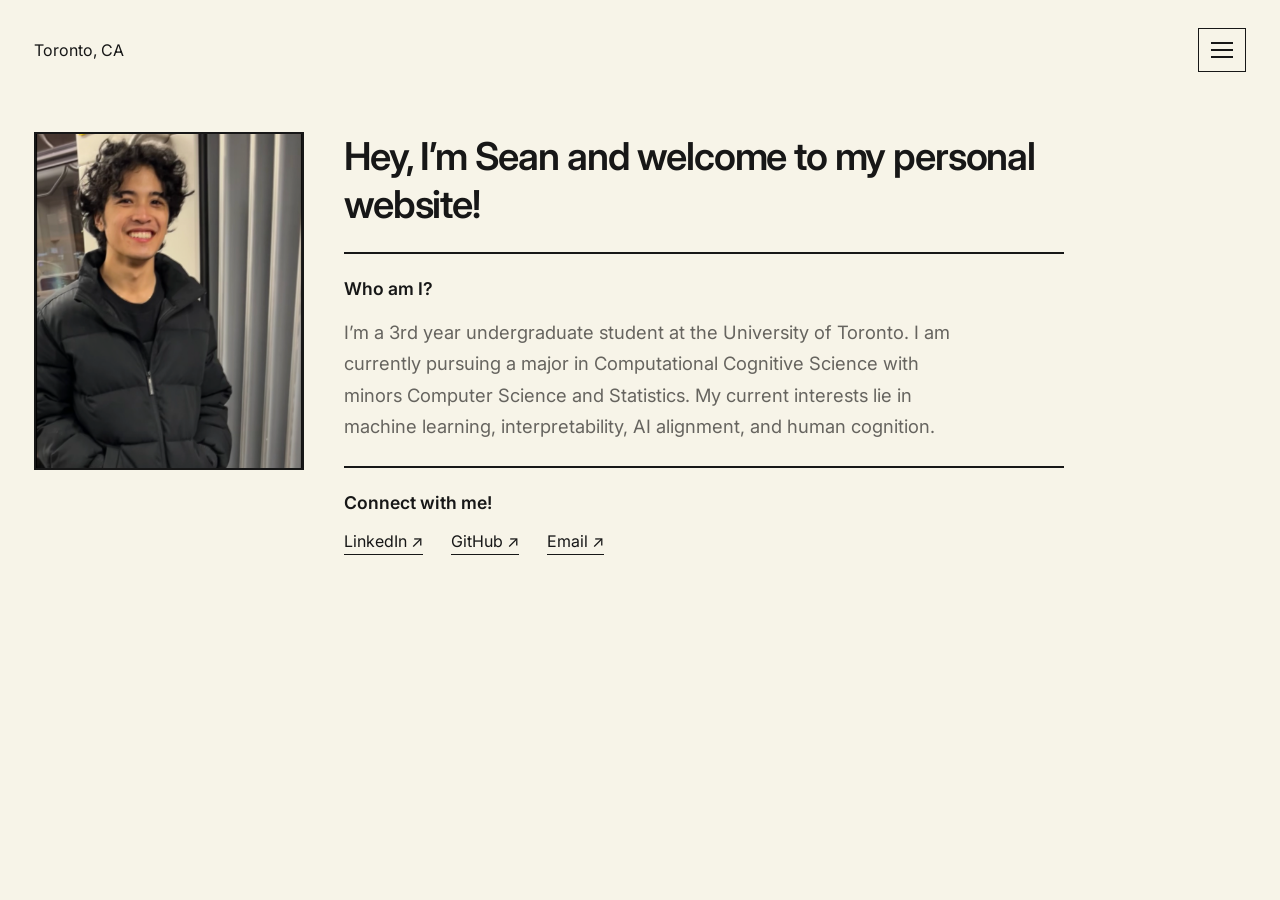
<file: index.html>
<!DOCTYPE html>
<html lang="en">

<head>
    <meta charset="UTF-8">
    <meta name="viewport" content="width=device-width, initial-scale=1.0">
    <title>Sean Dacalos</title>

    <link rel="preconnect" href="https://fonts.googleapis.com">
    <link rel="preconnect" href="https://fonts.gstatic.com" crossorigin>
    <link href="https://fonts.googleapis.com/css2?family=Inter:wght@400;500;600&display=swap" rel="stylesheet">

    <link rel="stylesheet" href="style.css">
</head>

<body>

    <div class="page">

        
<header class="site-header">
    <span class="location">Toronto, CA</span>

    <div class="menu-container">
        <button
            class="menu-toggle"
            id="menu-toggle"
            type="button"
            aria-label="Open navigation menu"
            aria-expanded="false"
            aria-controls="navigation-menu"
        >
            <span></span>
            <span></span>
            <span></span>
        </button>

        <nav class="dropdown-menu" id="navigation-menu" hidden>
            <a href="projects.html">Projects ↗</a>
            <a href="coursework.html">Coursework ↗</a>
            <a href="research.html">Research Interests ↗</a>
        </nav>
    </div>
</header>


        <main class="layout">

            <!-- LEFT COLUMN -->
            <section class="portrait-column">
                <div class="portrait-frame">
                    <img src="headshot.png" alt="Photo of Me">
                </div>
            </section>


            <!-- CENTER COLUMN -->
            <section class="main-column">

                <div class="intro-block">
                    <h1>Hey, I’m Sean and welcome to my personal website!</h1>
                </div>

                <div class="divider"></div>

                <div class="about-block">
                    <p class="section-label">Who am I?</p>

                    <p class="about-text">
                        I’m a 3rd year undergraduate student at the University of Toronto. I am currently pursuing
                        a major in Computational Cognitive Science with minors Computer Science and Statistics.
                        My current interests lie in machine learning, interpretability, AI alignment, and human
                        cognition.
                    </p>
                </div>

                <div class="divider"></div>

                <div class="connect-block">
                    <p class="section-label">Connect with me!</p>

                    <div class="social-links">
                        <a href="https://www.linkedin.com/in/seandacalos" target="_blank">
                            LinkedIn ↗
                        </a>

                        <a href="https://github.com/s34n11" target="_blank">
                            GitHub ↗
                        </a>

                        <a href="mailto:sean.dacalos@mail.utoronto.ca">
                            Email ↗
                        </a>
                    </div>
                </div>

            </section>

        </main>

    </div>

    <script src="script.js"></script>

</body>

</html>
</file>
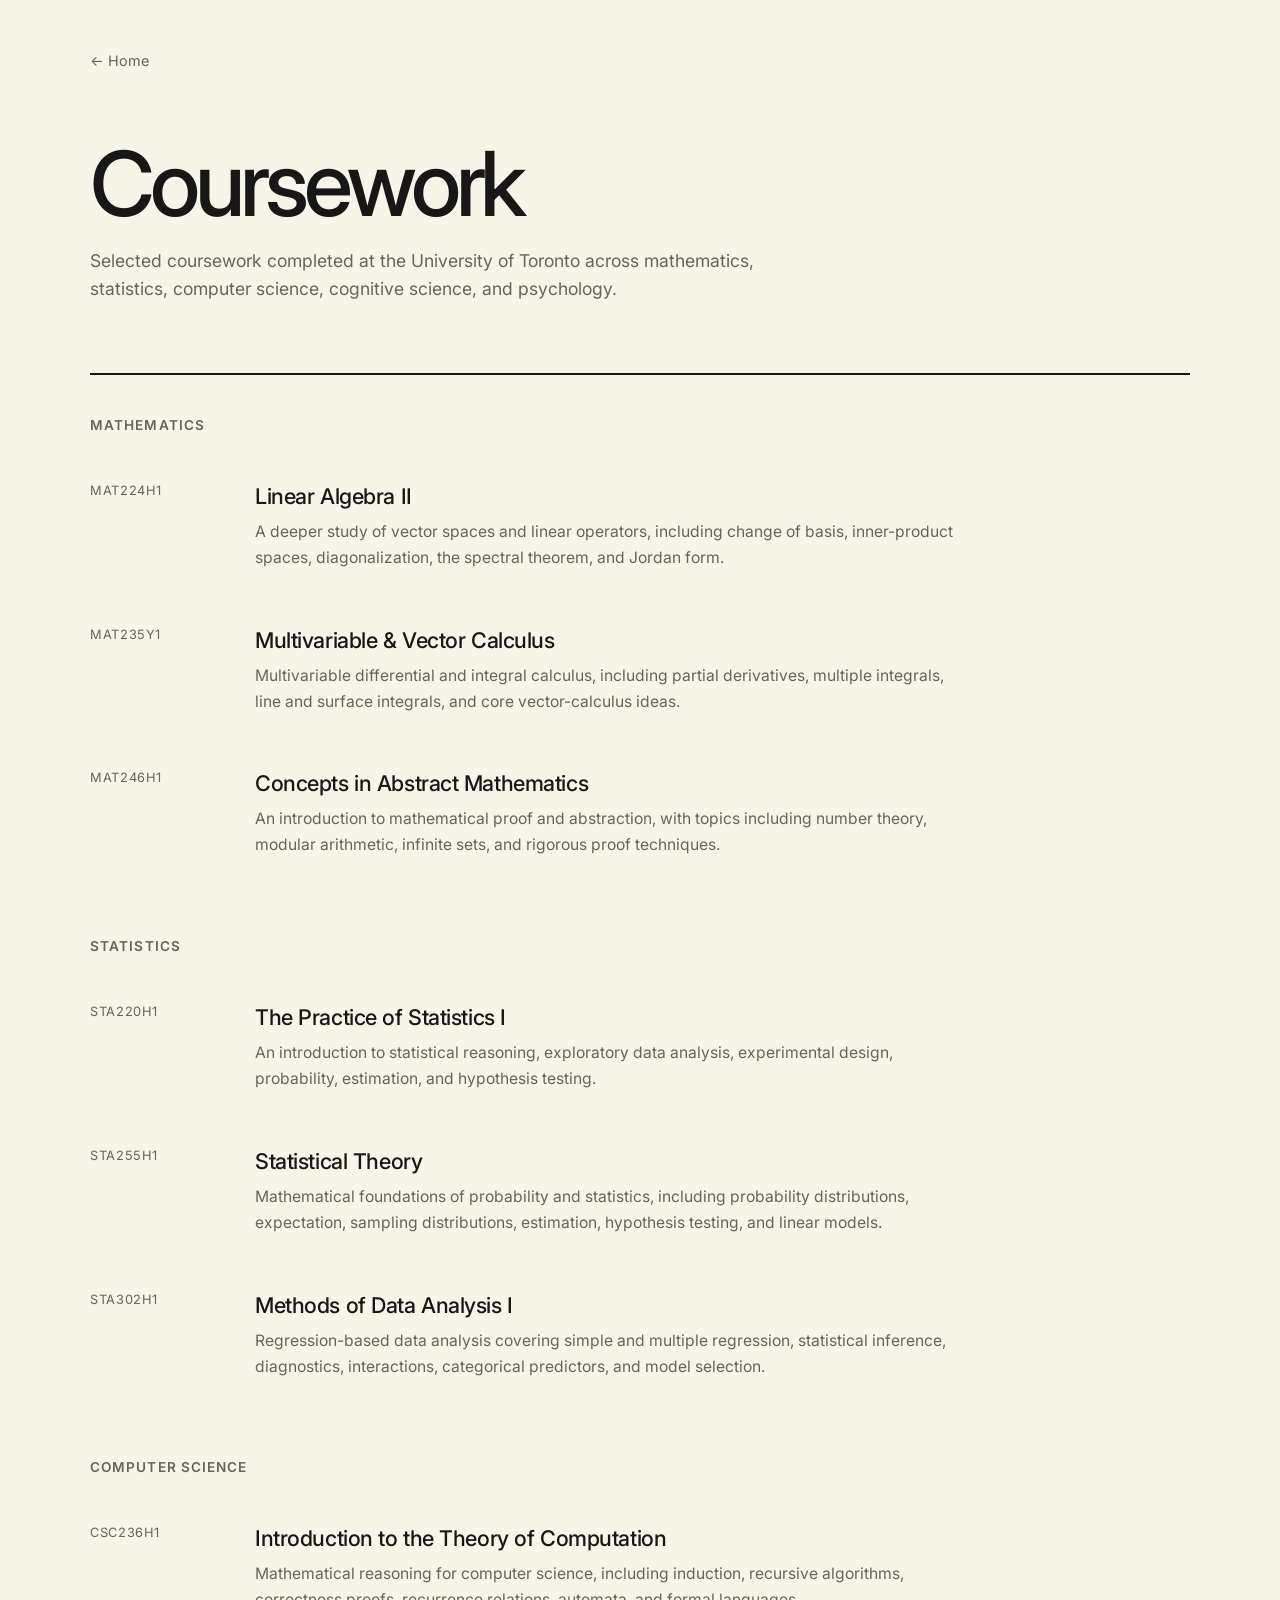
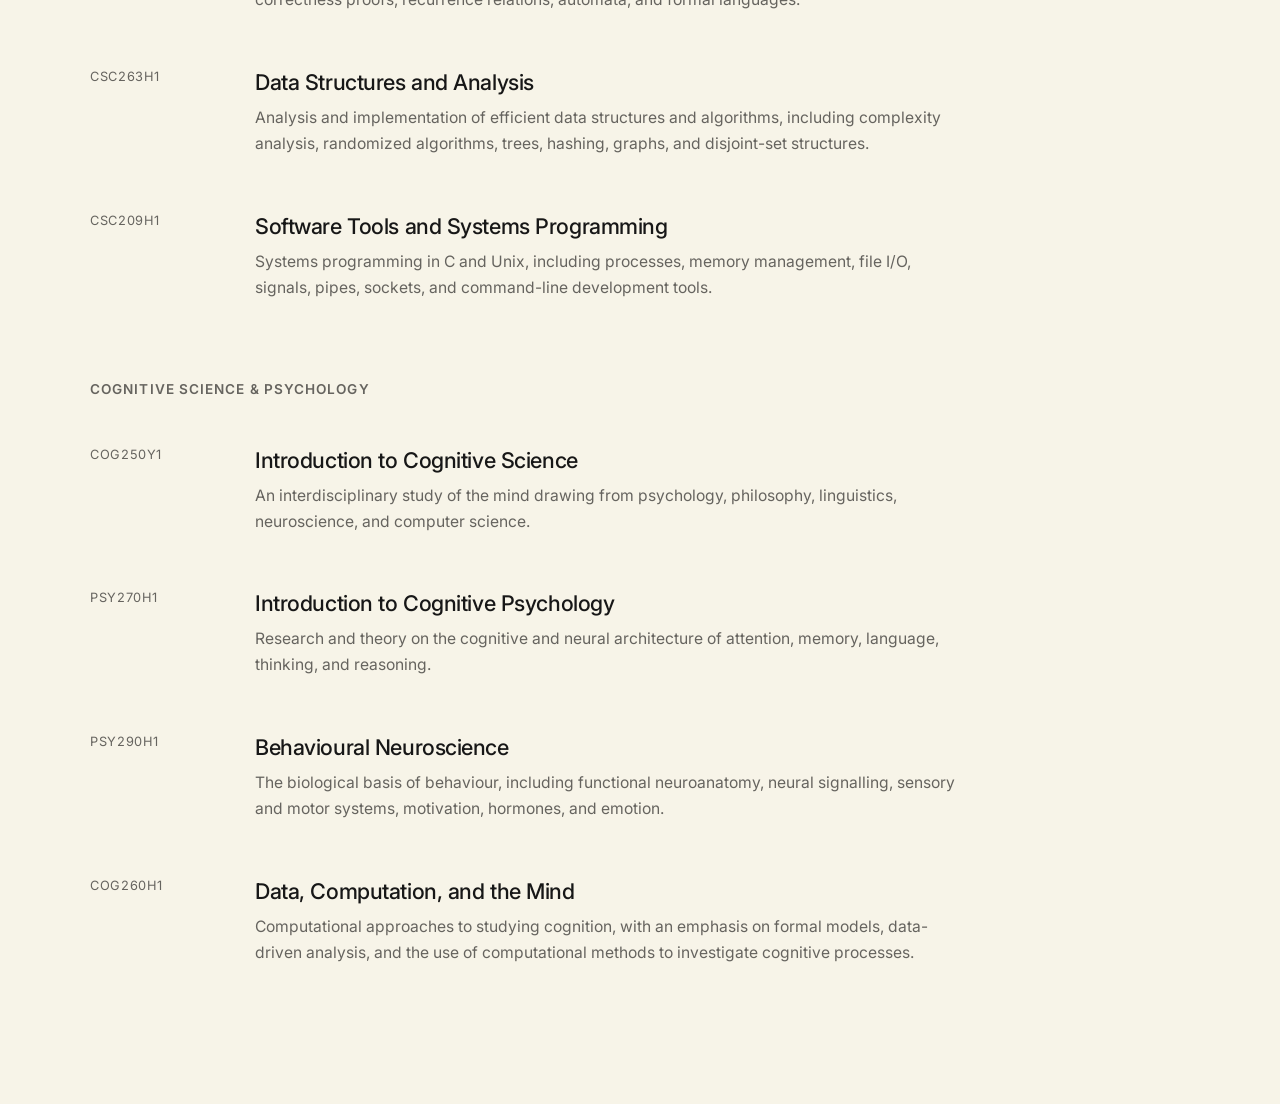
<file: coursework.html>
<!DOCTYPE html>
<html lang="en">

<head>
    <meta charset="UTF-8">
    <meta name="viewport" content="width=device-width, initial-scale=1.0">

    <title>Coursework | Sean Dacalos</title>

    <link rel="preconnect" href="https://fonts.googleapis.com">
    <link rel="preconnect" href="https://fonts.gstatic.com" crossorigin>
    <link href="https://fonts.googleapis.com/css2?family=Inter:wght@400;500;600&display=swap" rel="stylesheet">

    <link rel="stylesheet" href="style.css">
</head>

<body>

    <div class="coursework-page">

        <header class="coursework-header">
            <a href="index.html" class="back-link">← Home</a>

            <h1>Coursework</h1>

            <p>
                Selected coursework completed at the University of Toronto
                across mathematics, statistics, computer science, cognitive
                science, and psychology.
            </p>
        </header>


        <main class="coursework-list">

            <section class="course-category">
                <h2>Mathematics</h2>

                <div class="course-entry">
                    <div class="course-code">MAT224H1</div>

                    <div>
                        <h3>Linear Algebra II</h3>
                        <p>
                            A deeper study of vector spaces and linear operators,
                            including change of basis, inner-product spaces,
                            diagonalization, the spectral theorem, and Jordan form.
                        </p>
                    </div>
                </div>

                <div class="course-entry">
                    <div class="course-code">MAT235Y1</div>

                    <div>
                        <h3>Multivariable & Vector Calculus</h3>
                        <p>
                            Multivariable differential and integral calculus,
                            including partial derivatives, multiple integrals,
                            line and surface integrals, and core vector-calculus ideas.
                        </p>
                    </div>
                </div>

                <div class="course-entry">
                    <div class="course-code">MAT246H1</div>

                    <div>
                        <h3>Concepts in Abstract Mathematics</h3>
                        <p>
                            An introduction to mathematical proof and abstraction,
                            with topics including number theory, modular arithmetic,
                            infinite sets, and rigorous proof techniques.
                        </p>
                    </div>
                </div>
            </section>


            <section class="course-category">
                <h2>Statistics</h2>

                <div class="course-entry">
                    <div class="course-code">STA220H1</div>

                    <div>
                        <h3>The Practice of Statistics I</h3>
                        <p>
                            An introduction to statistical reasoning, exploratory
                            data analysis, experimental design, probability,
                            estimation, and hypothesis testing.
                        </p>
                    </div>
                </div>

                <div class="course-entry">
                    <div class="course-code">STA255H1</div>

                    <div>
                        <h3>Statistical Theory</h3>
                        <p>
                            Mathematical foundations of probability and statistics,
                            including probability distributions, expectation,
                            sampling distributions, estimation, hypothesis testing,
                            and linear models.
                        </p>
                    </div>
                </div>

                <div class="course-entry">
                    <div class="course-code">STA302H1</div>

                    <div>
                        <h3>Methods of Data Analysis I</h3>
                        <p>
                            Regression-based data analysis covering simple and
                            multiple regression, statistical inference, diagnostics,
                            interactions, categorical predictors, and model selection.
                        </p>
                    </div>
                </div>
            </section>


            <section class="course-category">
                <h2>Computer Science</h2>

                <div class="course-entry">
                    <div class="course-code">CSC236H1</div>

                    <div>
                        <h3>Introduction to the Theory of Computation</h3>
                        <p>
                            Mathematical reasoning for computer science, including
                            induction, recursive algorithms, correctness proofs,
                            recurrence relations, automata, and formal languages.
                        </p>
                    </div>
                </div>

                <div class="course-entry">
                    <div class="course-code">CSC263H1</div>

                    <div>
                        <h3>Data Structures and Analysis</h3>
                        <p>
                            Analysis and implementation of efficient data structures
                            and algorithms, including complexity analysis,
                            randomized algorithms, trees, hashing, graphs, and
                            disjoint-set structures.
                        </p>
                    </div>
                </div>

                <div class="course-entry">
                    <div class="course-code">CSC209H1</div>

                    <div>
                        <h3>Software Tools and Systems Programming</h3>
                        <p>
                            Systems programming in C and Unix, including processes,
                            memory management, file I/O, signals, pipes, sockets,
                            and command-line development tools.
                        </p>
                    </div>
                </div>

            </section>


            <section class="course-category">
                <h2>Cognitive Science & Psychology</h2>

                <div class="course-entry">
                    <div class="course-code">COG250Y1</div>

                    <div>
                        <h3>Introduction to Cognitive Science</h3>
                        <p>
                            An interdisciplinary study of the mind drawing from
                            psychology, philosophy, linguistics, neuroscience,
                            and computer science.
                        </p>
                    </div>
                </div>

                <div class="course-entry">
                    <div class="course-code">PSY270H1</div>

                    <div>
                        <h3>Introduction to Cognitive Psychology</h3>
                        <p>
                            Research and theory on the cognitive and neural
                            architecture of attention, memory, language,
                            thinking, and reasoning.
                        </p>
                    </div>
                </div>

                <div class="course-entry">
                    <div class="course-code">PSY290H1</div>

                    <div>
                        <h3>Behavioural Neuroscience</h3>
                        <p>
                            The biological basis of behaviour, including
                            functional neuroanatomy, neural signalling,
                            sensory and motor systems, motivation,
                            hormones, and emotion.
                        </p>
                    </div>
                </div>

                <div class="course-entry">
                    <div class="course-code">COG260H1</div>

                    <div>
                        <h3>Data, Computation, and the Mind</h3>
                        <p>
                            Computational approaches to studying cognition, with an emphasis
                            on formal models, data-driven analysis, and the use of computational
                            methods to investigate cognitive processes.
                        </p>
                    </div>
                </div>

            </section>

        </main>

    </div>

</body>

</html>
</file>
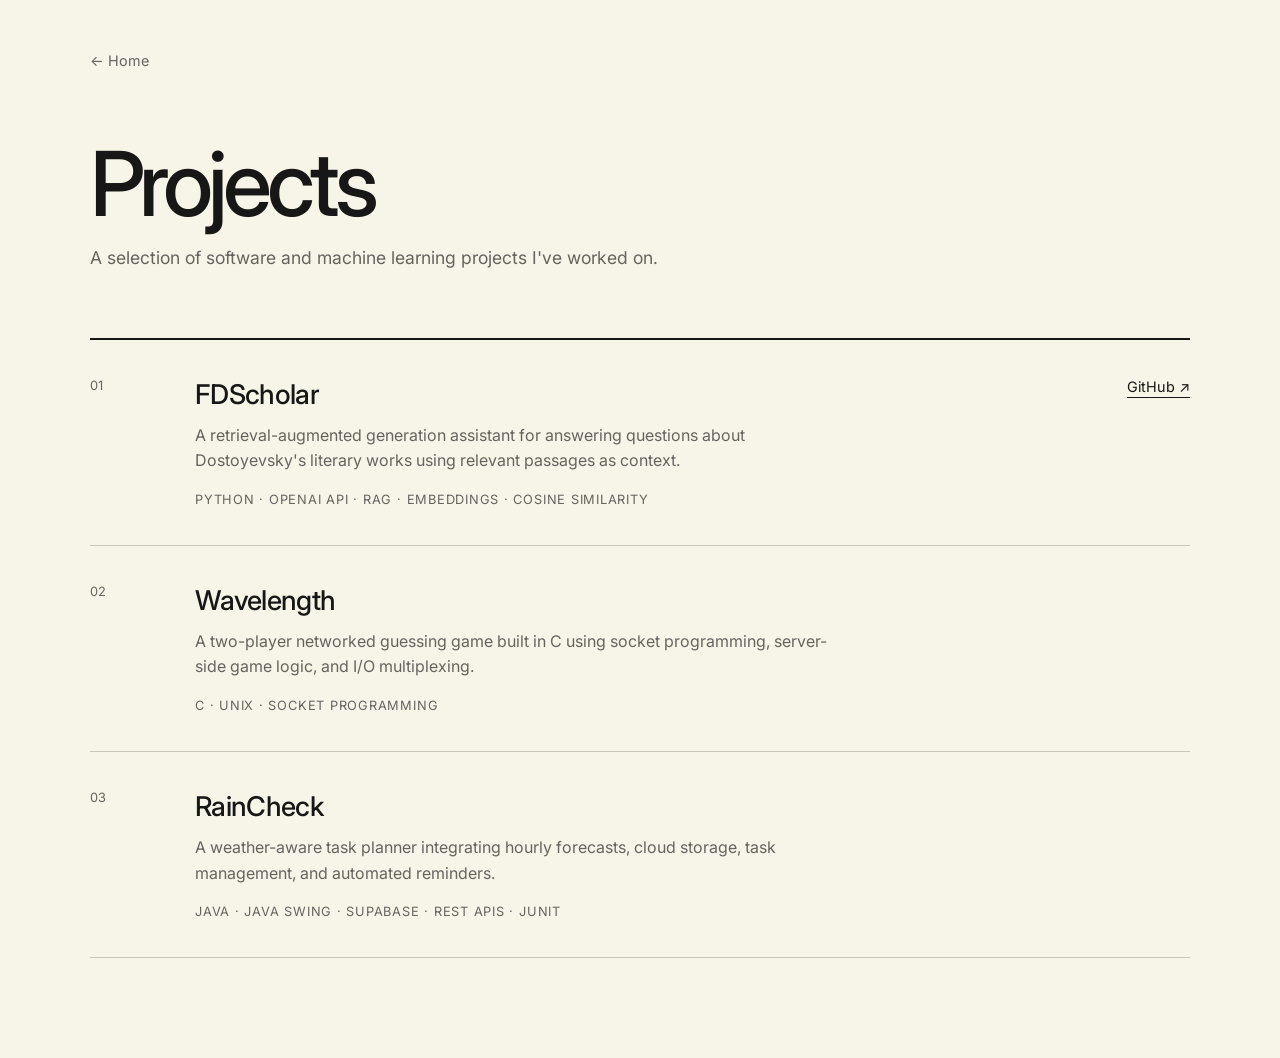
<file: projects.html>
<!DOCTYPE html>
<html lang="en">

<head>
    <meta charset="UTF-8">
    <meta name="viewport" content="width=device-width, initial-scale=1.0">

    <title>Projects | Sean Dacalos</title>

    <link rel="preconnect" href="https://fonts.googleapis.com">
    <link rel="preconnect" href="https://fonts.gstatic.com" crossorigin>
    <link href="https://fonts.googleapis.com/css2?family=Inter:wght@400;500;600&display=swap" rel="stylesheet">

    <link rel="stylesheet" href="style.css">
</head>

<body>

    <div class="projects-page">

        <header class="projects-header">
            <a href="index.html" class="back-link">← Home</a>

            <h1>Projects</h1>

            <p>
                A selection of software and machine learning projects I've worked on.
            </p>
        </header>


        <main class="projects-list">

            <article class="project-entry">
                <div class="project-number">01</div>

                <div class="project-info">
                    <h2>FDScholar</h2>

                    <p>
                        A retrieval-augmented generation assistant for answering
                        questions about Dostoyevsky's literary works using relevant
                        passages as context.
                    </p>

                    <p class="project-tech">
                        Python · OpenAI API · RAG · Embeddings · Cosine Similarity
                    </p>
                </div>

                <a href="https://github.com/s34n11/FDScholar" target="_blank" class="project-link">
                    GitHub ↗
                </a>
            </article>


            <article class="project-entry">
                <div class="project-number">02</div>

                <div class="project-info">
                    <h2>Wavelength</h2>

                    <p>
                        A two-player networked guessing game built in C using
                        socket programming, server-side game logic, and I/O
                        multiplexing.
                    </p>

                    <p class="project-tech">
                        C · Unix · Socket Programming
                    </p>
                </div>
            </article>


            <article class="project-entry">
                <div class="project-number">03</div>

                <div class="project-info">
                    <h2>RainCheck</h2>

                    <p>
                        A weather-aware task planner integrating hourly forecasts,
                        cloud storage, task management, and automated reminders.
                    </p>

                    <p class="project-tech">
                        Java · Java Swing · Supabase · REST APIs · JUnit
                    </p>
                </div>
            </article>

        </main>

    </div>

</body>

</html>
</file>
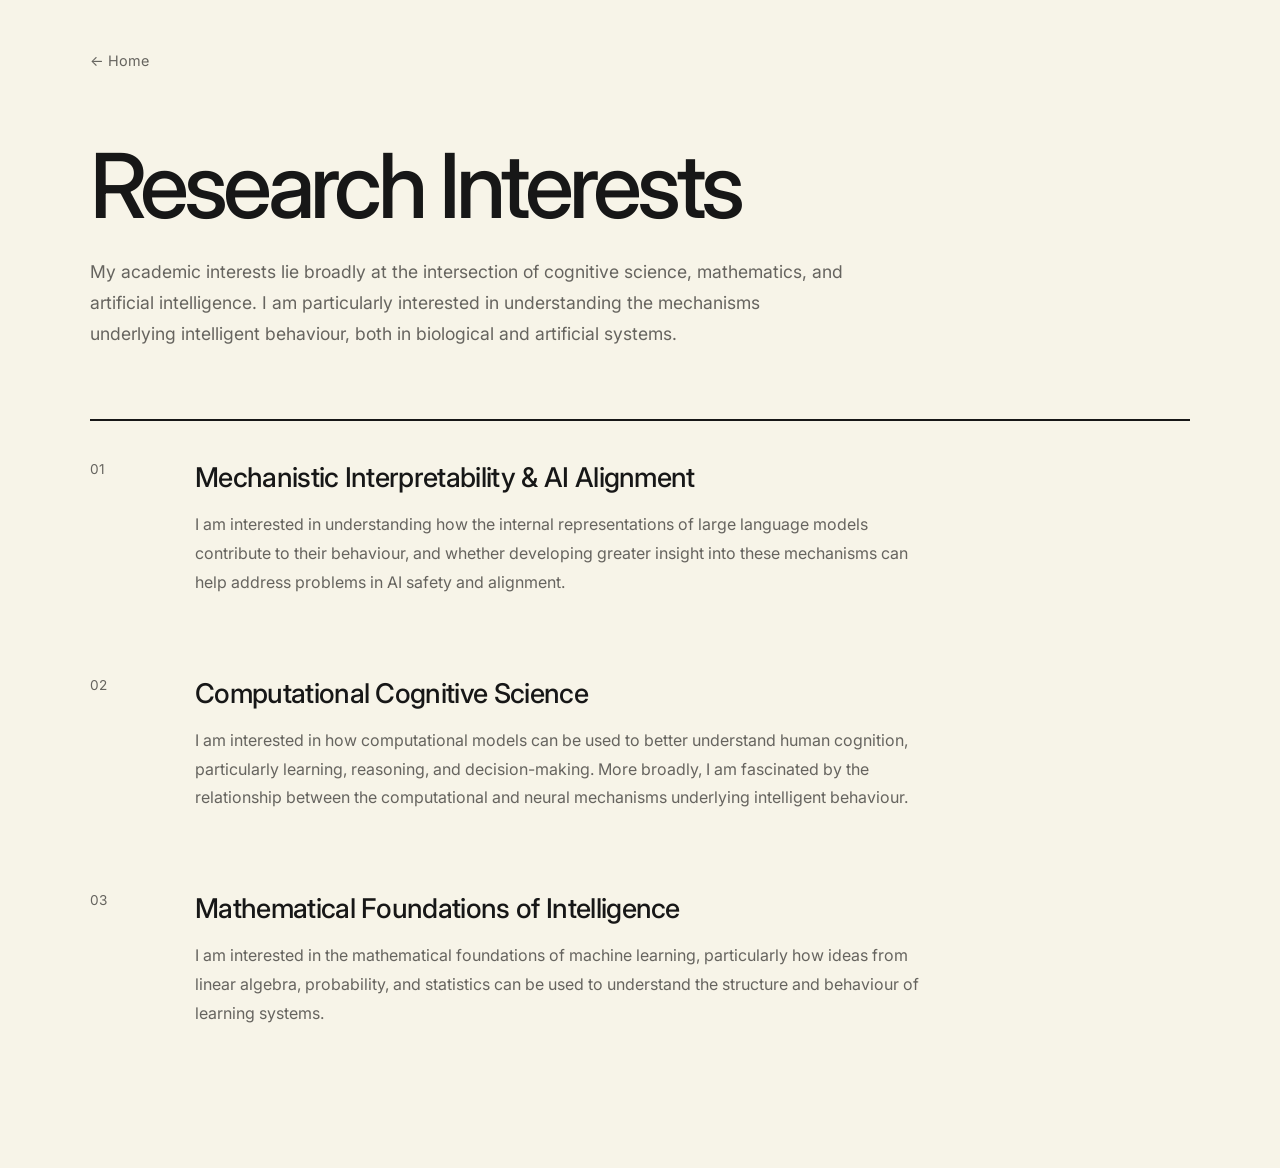
<file: research_interests.html>
<!DOCTYPE html>
<html lang="en">

<head>
    <meta charset="UTF-8">
    <meta name="viewport" content="width=device-width, initial-scale=1.0">

    <title>Research Interests | Sean Dacalos</title>

    <link rel="preconnect" href="https://fonts.googleapis.com">
    <link rel="preconnect" href="https://fonts.gstatic.com" crossorigin>
    <link href="https://fonts.googleapis.com/css2?family=Inter:wght@400;500;600&display=swap" rel="stylesheet">

    <link rel="stylesheet" href="style.css">
</head>

<body>

    <div class="research-page">

        <header class="research-header">
            <a href="index.html" class="back-link">← Home</a>

            <h1>Research Interests</h1>

            <p>
                My academic interests lie broadly at the intersection
                of cognitive science, mathematics, and artificial intelligence.
                I am particularly interested in understanding the mechanisms
                underlying intelligent behaviour, both in biological and
                artificial systems.
            </p>
        </header>

        <main class="research-list">

            <article class="research-entry">
                <span class="research-number">01</span>

                <div class="research-info">
                    <h2>Mechanistic Interpretability &amp; AI Alignment</h2>

                    <p>
                        I am interested in understanding how the internal
                        representations of large language models contribute
                        to their behaviour, and whether developing greater
                        insight into these mechanisms can help address
                        problems in AI safety and alignment.
                    </p>
                </div>
            </article>

            <article class="research-entry">
                <span class="research-number">02</span>

                <div class="research-info">
                    <h2>Computational Cognitive Science</h2>

                    <p>
                        I am interested in how computational models can be
                        used to better understand human cognition,
                        particularly learning, reasoning, and decision-making.
                        More broadly, I am fascinated by the relationship
                        between the computational and neural mechanisms
                        underlying intelligent behaviour.
                    </p>
                </div>
            </article>

            <article class="research-entry">
                <span class="research-number">03</span>

                <div class="research-info">
                    <h2>Mathematical Foundations of Intelligence</h2>

                    <p>
                        I am interested in the mathematical foundations of
                        machine learning, particularly how ideas from linear
                        algebra, probability, and statistics can be used to
                        understand the structure and behaviour of learning systems.
                    </p>
                </div>
            </article>

        </main>

    </div>

</body>

</html>
</file>
<file: style.css>
:root {
    --bg: #f7f4e8;
    --text: #171717;
    --muted: #66645f;
    --line: #171717;
}

* {
    box-sizing: border-box;
}

body {
    margin: 0;
    background: var(--bg);
    color: var(--text);
    font-family: "Inter", sans-serif;
}

a {
    color: inherit;
    text-decoration: none;
}

.page {
    min-height: 100vh;
    padding: 28px 34px 50px;
}

.location {
    font-size: 1rem;
    margin-bottom: 60px;
}

.layout {
    display: grid;
    grid-template-columns: 270px minmax(0, 1fr);
    gap: 40px;
    align-items: start;
}


/* LEFT */

.portrait-frame {
    width: 100%;
    aspect-ratio: 4 / 5;
    border: 2px solid var(--text);
    overflow: hidden;
}

.portrait-frame img {
    width: 100%;
    height: 100%;
    object-fit: cover;
    object-position: center;
    display: block;
}


/* CENTER */

.main-column {
    max-width: 720px;
}

.intro-block h1 {
    margin: 0;
    font-size: clamp(1.7rem, 3vw, 3rem);
    line-height: 1.25;
    font-weight: 600;
    letter-spacing: -0.03em;
}

.divider {
    border-top: 2px solid var(--line);
    margin: 24px 0;
}

.section-label {
    margin: 0 0 18px;
    font-size: 1.1rem;
    font-weight: 600;
}

.about-text {
    margin: 0;
    max-width: 620px;

    font-size: 1.15rem;
    line-height: 1.7;
    color: var(--muted);
}

.social-links {
    display: flex;
    gap: 28px;
    flex-wrap: wrap;
}

.social-links a {
    border-bottom: 1px solid var(--text);
    padding-bottom: 3px;
}

.social-links a:hover {
    opacity: 0.55;
}

/* RESPONSIVE */

@media (max-width: 700px) {
    .page {
        padding: 20px;
    }

    .layout {
        grid-template-columns: 1fr;
    }

    .portrait-frame {
        max-width: 260px;
    }

    .nav-column {
        flex-direction: column;
    }

    .intro-block h1 {
        font-size: 2.1rem;
    }
}

/* ---------------- PROJECTS PAGE ---------------- */

.projects-page {
    width: min(1100px, calc(100% - 64px));
    margin: 0 auto;
    padding: 50px 0 100px;
}

.projects-header {
    padding-bottom: 70px;
}

.back-link {
    display: inline-block;
    margin-bottom: 70px;

    font-size: 0.9rem;
    color: var(--muted);
}

.back-link:hover {
    color: var(--text);
}

.projects-header h1 {
    margin: 0 0 18px;

    font-size: clamp(3rem, 7vw, 6rem);
    font-weight: 500;
    letter-spacing: -0.055em;
    line-height: 1;
}

.projects-header p {
    max-width: 580px;
    margin: 0;

    font-size: 1.1rem;
    color: var(--muted);
}

.projects-list {
    border-top: 2px solid var(--text);
}

.project-entry {
    display: grid;
    grid-template-columns: 70px 1fr auto;
    gap: 35px;

    padding: 38px 0;
    border-bottom: 1px solid #c9c6bc;
}

.project-number {
    font-size: 0.8rem;
    color: var(--muted);
}

.project-info h2 {
    margin: 0 0 12px;

    font-size: 1.7rem;
    font-weight: 500;
    letter-spacing: -0.025em;
}

.project-info>p:not(.project-tech) {
    max-width: 650px;
    margin: 0 0 18px;

    line-height: 1.6;
    color: var(--muted);
}

.project-tech {
    margin: 0;

    font-size: 0.8rem;
    text-transform: uppercase;
    letter-spacing: 0.06em;
    color: var(--muted);
}

.project-link {
    align-self: start;

    border-bottom: 1px solid var(--text);
    padding-bottom: 2px;

    font-size: 0.9rem;
}

.project-link:hover {
    opacity: 0.55;
}

@media (max-width: 700px) {

    .projects-page {
        width: min(100% - 32px, 1100px);
        padding-top: 28px;
    }

    .projects-header {
        padding-bottom: 50px;
    }

    .back-link {
        margin-bottom: 50px;
    }

    .project-entry {
        grid-template-columns: 40px 1fr;
        gap: 16px;

        padding: 30px 0;
    }

    .project-link {
        grid-column: 2;
        width: fit-content;
        margin-top: 10px;
    }
}

/* ---------------- COURSEWORK PAGE ---------------- */

.coursework-page {
    width: min(1100px, calc(100% - 64px));
    margin: 0 auto;
    padding: 50px 0 100px;
}

.coursework-header {
    padding-bottom: 70px;
}

.coursework-header h1 {
    margin: 0 0 18px;

    font-size: clamp(3rem, 7vw, 6rem);
    font-weight: 500;
    letter-spacing: -0.055em;
    line-height: 1;
}

.coursework-header p {
    max-width: 680px;
    margin: 0;

    font-size: 1.1rem;
    line-height: 1.6;
    color: var(--muted);
}

.coursework-list {
    border-top: 2px solid var(--text);
}

.course-category {
    padding: 42px 0 10px;
}

.course-category>h2 {
    margin: 0 0 22px;

    font-size: 0.85rem;
    font-weight: 600;
    text-transform: uppercase;
    letter-spacing: 0.08em;
    color: var(--muted);
}

.course-entry {
    display: grid;
    grid-template-columns: 130px 1fr;
    gap: 35px;

    padding: 28px 0;
    border-top: 1px solid var(--soft-line);
}

.course-code {
    font-size: 0.8rem;
    letter-spacing: 0.05em;
    color: var(--muted);
}

.course-entry h3 {
    margin: 0 0 10px;

    font-size: 1.35rem;
    font-weight: 500;
    letter-spacing: -0.02em;
}

.course-entry p {
    max-width: 700px;
    margin: 0;

    font-size: 0.98rem;
    line-height: 1.65;
    color: var(--muted);
}

@media (max-width: 700px) {

    .coursework-page {
        width: min(100% - 32px, 1100px);
        padding-top: 28px;
    }

    .coursework-header {
        padding-bottom: 50px;
    }

    .course-entry {
        grid-template-columns: 1fr;
        gap: 8px;
    }
}


/* ---------------- RESEARCH INTERESTS PAGE ---------------- */

.research-page {
    width: min(1100px, calc(100% - 64px));
    margin: 0 auto;
    padding: 50px 0 100px;
}

.research-header {
    padding-bottom: 70px;
}

.research-header h1 {
    margin: 0 0 24px;
    font-size: clamp(3rem, 7vw, 6rem);
    font-weight: 500;
    letter-spacing: -0.055em;
    line-height: 1.05;
}

.research-header>p {
    max-width: 760px;
    margin: 0;
    font-size: 1.1rem;
    line-height: 1.75;
    color: var(--muted);
}

.research-list {
    border-top: 2px solid var(--text);
}

.research-entry {
    display: grid;
    grid-template-columns: 70px 1fr;
    gap: 35px;
    padding: 40px 0;
    border-bottom: 1px solid var(--soft-line);
}

.research-number {
    font-size: 0.85rem;
    color: var(--muted);
}

.research-info h2 {
    margin: 0 0 16px;
    font-size: 1.7rem;
    font-weight: 500;
    letter-spacing: -0.025em;
}

.research-info p {
    max-width: 740px;
    margin: 0;
    font-size: 1rem;
    line-height: 1.8;
    color: var(--muted);
}

/* RESEARCH QUESTIONS */

.research-questions {
    padding-top: 80px;
}

.research-questions h2 {
    margin: 0 0 30px;
    font-size: 1.8rem;
    font-weight: 500;
    letter-spacing: -0.025em;
}

.research-questions p {
    max-width: 800px;
    padding: 20px 0;
    margin: 0;
    border-top: 1px solid var(--soft-line);
    font-size: 1.05rem;
    line-height: 1.7;
}

/* MOBILE */

@media (max-width: 700px) {
    .research-page {
        width: calc(100% - 32px);
        padding-top: 28px;
    }

    .research-header {
        padding-bottom: 50px;
    }

    .research-entry {
        grid-template-columns: 40px 1fr;
        gap: 16px;
        padding: 30px 0;
    }

    .research-info h2 {
        font-size: 1.4rem;
    }

    .research-questions {
        padding-top: 55px;
    }
}


/* ---------------- HEADER & NAVIGATION ---------------- */

.site-header {
    display: flex;
    align-items: center;
    justify-content: space-between;
    margin-bottom: 60px;
}

.location {
    margin: 0;
}

.menu-container {
    position: relative;
}

.menu-toggle {
    width: 48px;
    height: 44px;
    padding: 10px;
    border: 1.5px solid var(--text);
    background: transparent;
    cursor: pointer;

    display: flex;
    flex-direction: column;
    justify-content: center;
    align-items: center;
    gap: 5px;
}

.menu-toggle span {
    width: 22px;
    height: 2px;
    background: var(--text);
    transition: transform 0.2s ease, opacity 0.2s ease;
}

.menu-toggle.active span:nth-child(1) {
    transform: translateY(7px) rotate(45deg);
}

.menu-toggle.active span:nth-child(2) {
    opacity: 0;
}

.menu-toggle.active span:nth-child(3) {
    transform: translateY(-7px) rotate(-45deg);
}

/* DROPDOWN */

.dropdown-menu {
    position: absolute;
    top: calc(100% + 10px);
    right: 0;
    width: 245px;

    padding: 12px;
    background: var(--bg);
    border: 1.5px solid var(--text);
    box-shadow: 4px 4px 0 var(--text);
    z-index: 10;
}

.dropdown-menu[hidden] {
    display: none;
}

.dropdown-menu a {
    display: block;
    padding: 14px 12px;
    font-size: 0.9rem;
    border-bottom: 1px solid var(--soft-line);
    transition: padding-left 0.2s ease;
}

.dropdown-menu a:last-child {
    border-bottom: none;
}

.dropdown-menu a:hover {
    padding-left: 18px;
}

/* RESPONSIVE */

@media (max-width: 700px) {
    .layout {
        grid-template-columns: 1fr;
        gap: 35px;
    }

    .site-header {
        margin-bottom: 35px;
    }

    .dropdown-menu {
        width: min(245px, calc(100vw - 40px));
    }
}
</file>
